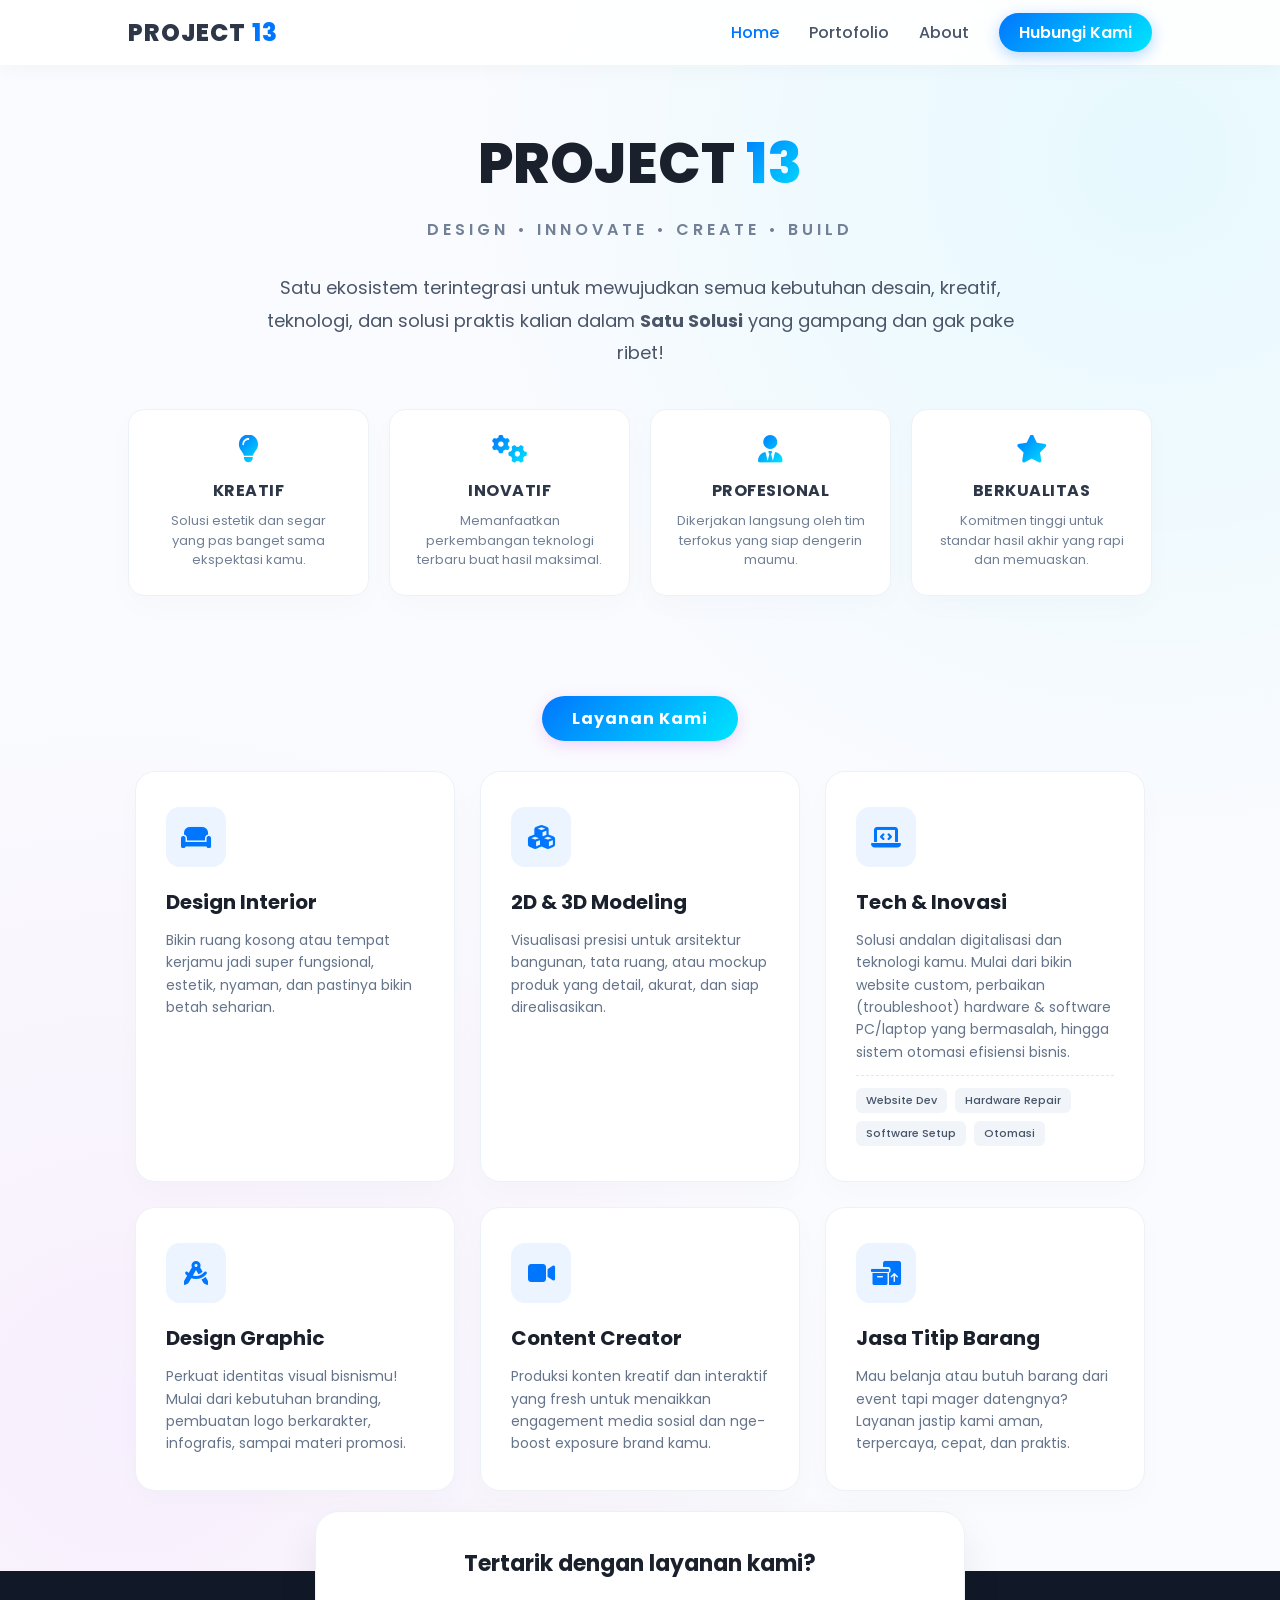
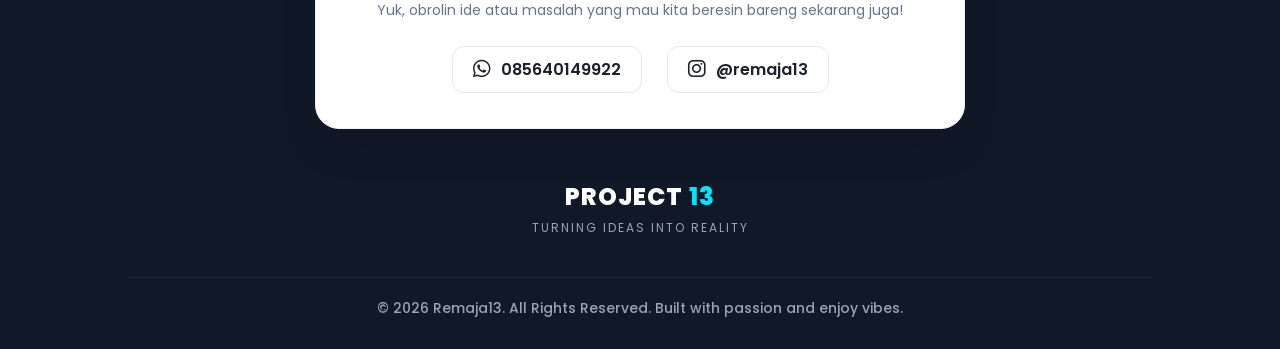
<file: index.html>
<!DOCTYPE html>
<html lang="id">
<head>
    <meta charset="UTF-8">
    <meta name="viewport" content="width=device-width, initial-scale=1.0">
    <title>Project 13 - Turning Ideas Into Reality</title>
    <link rel="icon" type="image/png" href="logo.png">
    <link rel="preconnect" href="https://fonts.googleapis.com">
    <link rel="preconnect" href="https://fonts.gstatic.com" crossorigin>
    <link href="https://fonts.googleapis.com/css2?family=Poppins:wght@300;400;500;600;700;800&display=swap" rel="stylesheet">
    <link rel="stylesheet" href="https://cdnjs.cloudflare.com/ajax/libs/font-awesome/6.4.0/css/all.min.css">
    <link rel="stylesheet" href="style.css">
</head>
<body>
    <header>
    <div class="logo">PROJECT <span>13</span></div>
        <div class="menu-toggle" id="mobile-menu">
            <i class="fa-solid fa-bars"></i>
        </div>
        <nav>
            <ul id="nav-menu">
                <li><a href="index.html" class="active">Home</a></li>
                <li><a href="portfolio.html">Portofolio</a></li>
                <li><a href="about.html">About</a></li>
                <li><a href="https://wa.me/6285640149922" class="btn-cta">Hubungi Kami</a></li>
            </ul>
        </nav>
    </header>
    <section id="home">
        <h1 class="hero-title">PROJECT <span class="gradient-text">13</span></h1>
        <p class="hero-tagline">DESIGN • INNOVATE • CREATE • BUILD</p>
        <p class="hero-desc">
            Satu ekosistem terintegrasi untuk mewujudkan semua kebutuhan desain, kreatif, teknologi, dan solusi praktis kalian dalam <strong>Satu Solusi</strong> yang gampang dan gak pake ribet!
        </p>

        <div class="pillars-container">
            <div class="pillar-card">
                <i class="fa-solid fa-lightbulb"></i>
                <h4>KREATIF</h4>
                <p>Solusi estetik dan segar yang pas banget sama ekspektasi kamu.</p>
            </div>
            <div class="pillar-card">
                <i class="fa-solid fa-gears"></i>
                <h4>INOVATIF</h4>
                <p>Memanfaatkan perkembangan teknologi terbaru buat hasil maksimal.</p>
            </div>
            <div class="pillar-card">
                <i class="fa-solid fa-user-tie"></i>
                <h4>PROFESIONAL</h4>
                <p>Dikerjakan langsung oleh tim terfokus yang siap dengerin maumu.</p>
            </div>
            <div class="pillar-card">
                <i class="fa-solid fa-star"></i>
                <h4>BERKUALITAS</h4>
                <p>Komitmen tinggi untuk standar hasil akhir yang rapi dan memuaskan.</p>
            </div>
        </div>

        <div class="services-header">Layanan Kami</div>

        <div class="services-grid">
            <div class="service-card">
                <div class="service-icon icon-blue">
                    <i class="fa-solid fa-couch"></i>
                </div>
                <h3>Design Interior</h3>
                <p>Bikin ruang kosong atau tempat kerjamu jadi super fungsional, estetik, nyaman, dan pastinya bikin betah seharian.</p>
            </div>

            <div class="service-card">
                <div class="service-icon icon-blue">
                    <i class="fa-solid fa-cubes"></i>
                </div>
                <h3>2D & 3D Modeling</h3>
                <p>Visualisasi presisi untuk arsitektur bangunan, tata ruang, atau mockup produk yang detail, akurat, dan siap direalisasikan.</p>
            </div>

            <div class="service-card">
                <div class="service-icon icon-blue">
                    <i class="fa-solid fa-laptop-code"></i>
                </div>
                <h3>Tech & Inovasi</h3>
                <p>Solusi andalan digitalisasi dan teknologi kamu. Mulai dari bikin website custom, perbaikan (troubleshoot) hardware & software PC/laptop yang bermasalah, hingga sistem otomasi efisiensi bisnis.</p>
                <div class="tech-list">
                    <span class="tech-tag">Website Dev</span>
                    <span class="tech-tag">Hardware Repair</span>
                    <span class="tech-tag">Software Setup</span>
                    <span class="tech-tag">Otomasi</span>
                </div>
            </div>

            <div class="service-card">
                <div class="service-icon icon-blue">
                    <i class="fa-solid fa-compass-drafting"></i>
                </div>
                <h3>Design Graphic</h3>
                <p>Perkuat identitas visual bisnismu! Mulai dari kebutuhan branding, pembuatan logo berkarakter, infografis, sampai materi promosi.</p>
            </div>

            <div class="service-card">
                <div class="service-icon icon-blue">
                    <i class="fa-solid fa-video"></i>
                </div>
                <h3>Content Creator</h3>
                <p>Produksi konten kreatif dan interaktif yang fresh untuk menaikkan engagement media sosial dan nge-boost exposure brand kamu.</p>
            </div>

            <div class="service-card">
                <div class="service-icon icon-blue">
                    <i class="fa-solid fa-boxes-packing"></i>
                </div>
                <h3>Jasa Titip Barang</h3>
                <p>Mau belanja atau butuh barang dari event tapi mager datengnya? Layanan jastip kami aman, terpercaya, cepat, dan praktis.</p>
            </div>
        </div>
    </section>
    <footer>
        <div class="contact-box">
            <h3>Tertarik dengan layanan kami?</h3>
            <p style="color: #64748B; margin-bottom: 25px; font-size: 14px;">Yuk, obrolin ide atau masalah yang mau kita beresin bareng sekarang juga!</p>
            <div class="contact-links">
                <a href="https://wa.me/6285640149922" target="_blank" class="contact-item wa">
                    <i class="fa-brands fa-whatsapp"></i> 085640149922
                </a>
                <a href="https://instagram.com/remaja13" target="_blank" class="contact-item ig">
                    <i class="fa-brands fa-instagram"></i> @remaja13
                </a>
            </div>
        </div>
        
        <div class="logo" style="color: white; margin-top: 20px;">PROJECT <span style="color: #00E5FF;">13</span></div>
        <p style="color: #9ca3af; font-size: 12px; margin-top: 5px; letter-spacing: 2px;">TURNING IDEAS INTO REALITY</p>
        
        <div class="footer-bottom">
            &copy; 2026 Remaja13. All Rights Reserved. Built with passion and enjoy vibes.
        </div>
    </footer>
    <script>
        const mobileMenu = document.getElementById('mobile-menu');
        const navMenu = document.getElementById('nav-menu');

        mobileMenu.addEventListener('click', () => {
            navMenu.classList.toggle('show-menu');
        });
    </script>
</body>
</html>
</file>
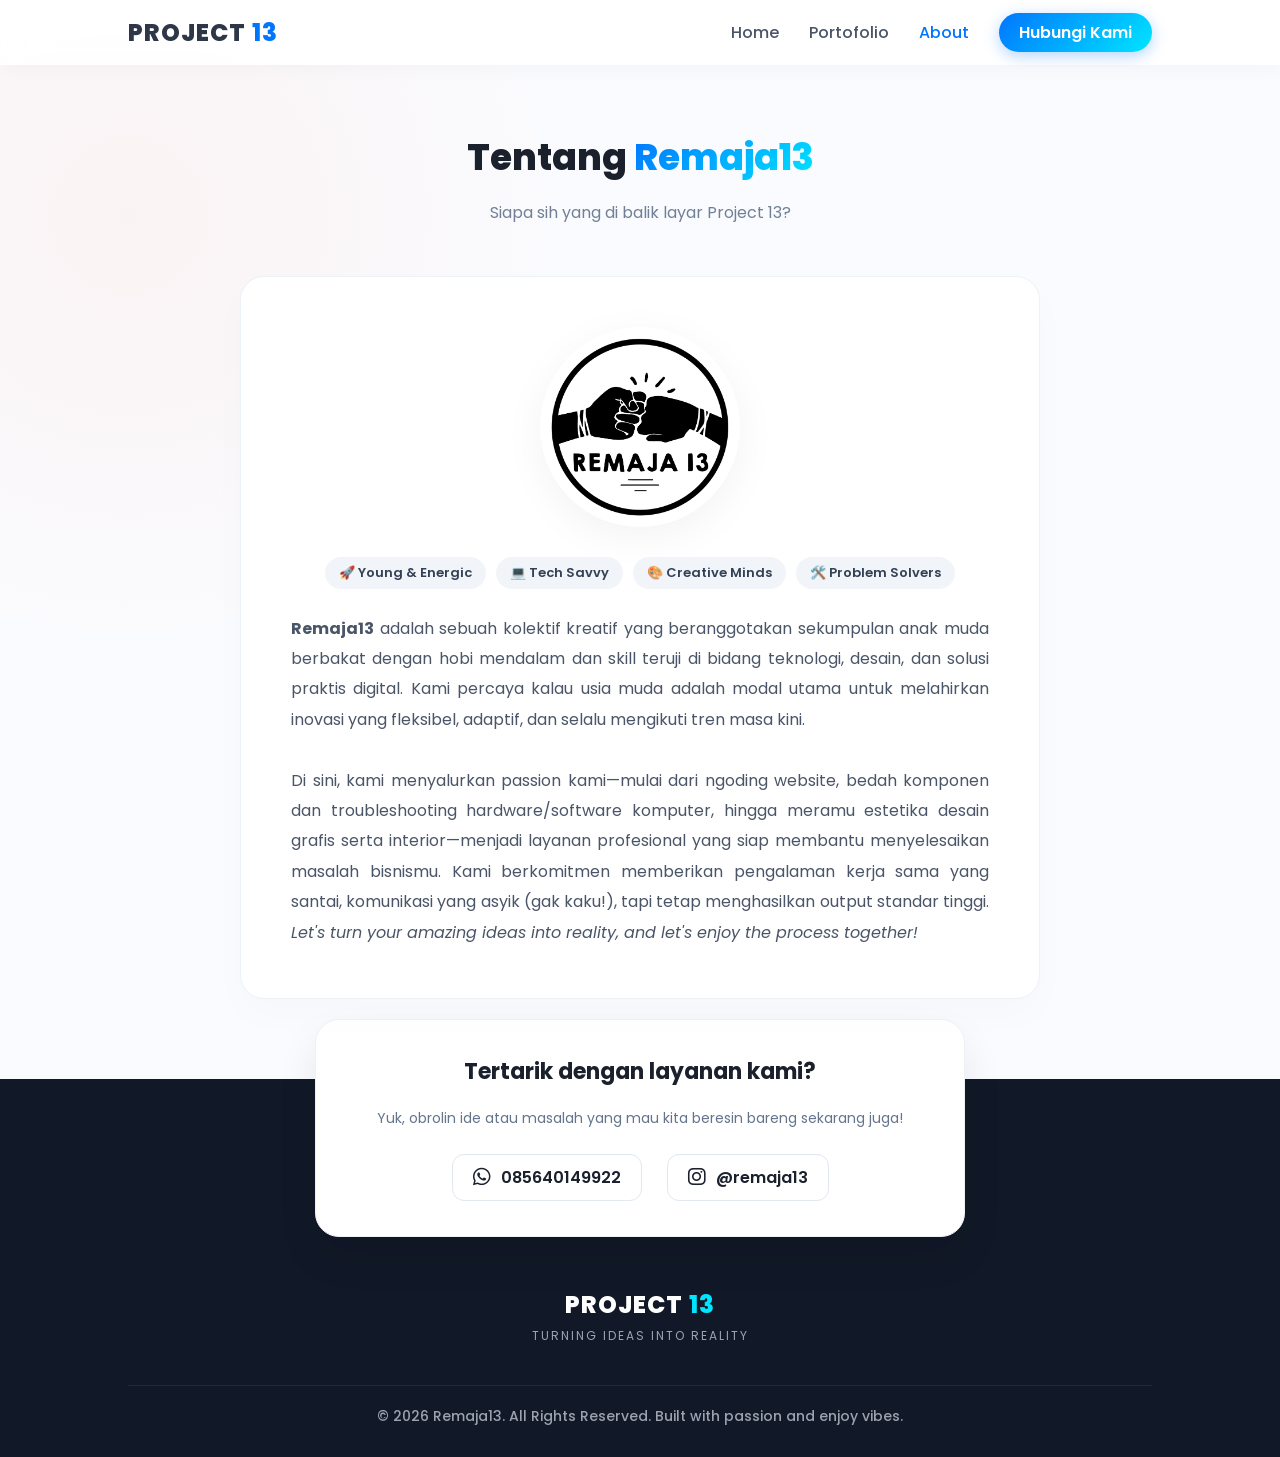
<file: about.html>
<!DOCTYPE html>
<html lang="id">
<head>
    <meta charset="UTF-8">
    <meta name="viewport" content="width=device-width, initial-scale=1.0">
    <title>Project 13 - About</title>
    <link rel="icon" type="image/png" href="logo.png">
    <link rel="preconnect" href="https://fonts.googleapis.com">
    <link rel="preconnect" href="https://fonts.gstatic.com" crossorigin>
    <link href="https://fonts.googleapis.com/css2?family=Poppins:wght@300;400;500;600;700;800&display=swap" rel="stylesheet">
    <link rel="stylesheet" href="https://cdnjs.cloudflare.com/ajax/libs/font-awesome/6.4.0/css/all.min.css">
    <link rel="stylesheet" href="style.css">
</head>
<body>
    <header>
    <div class="logo">PROJECT <span>13</span></div>
        <div class="menu-toggle" id="mobile-menu">
            <i class="fa-solid fa-bars"></i>
        </div>
        <nav>
            <ul id="nav-menu">
                <li><a href="index.html">Home</a></li>
                <li><a href="portfolio.html">Portofolio</a></li>
                <li><a href="about.html" class="active">About</a></li>
                <li><a href="https://wa.me/6285640149922" class="btn-cta">Hubungi Kami</a></li>
            </ul>
        </nav>
    </header>
    <section id="about">
        <h2 class="section-title">Tentang <span class="gradient-text">Remaja13</span></h2>
        <p class="section-subtitle">Siapa sih yang di balik layar Project 13?</p>
        
        <div class="about-content">
            <div class="about-logo-wrapper">
                <img src="logo.png" alt="Logo Remaja13">
            </div>
            <div class="about-badge-group">
                <span class="about-badge">🚀 Young & Energic</span>
                <span class="about-badge">💻 Tech Savvy</span>
                <span class="about-badge">🎨 Creative Minds</span>
                <span class="about-badge">🛠️ Problem Solvers</span>
            </div>
            <p class="about-text">
                <strong>Remaja13</strong> adalah sebuah kolektif kreatif yang beranggotakan sekumpulan anak muda berbakat dengan hobi mendalam dan skill teruji di bidang teknologi, desain, dan solusi praktis digital. Kami percaya kalau usia muda adalah modal utama untuk melahirkan inovasi yang fleksibel, adaptif, dan selalu mengikuti tren masa kini. 
                <br><br>
                Di sini, kami menyalurkan passion kami—mulai dari ngoding website, bedah komponen dan troubleshooting hardware/software komputer, hingga meramu estetika desain grafis serta interior—menjadi layanan profesional yang siap membantu menyelesaikan masalah bisnismu. Kami berkomitmen memberikan pengalaman kerja sama yang santai, komunikasi yang asyik (gak kaku!), tapi tetap menghasilkan output standar tinggi. <em>Let's turn your amazing ideas into reality, and let's enjoy the process together!</em>
            </p>
        </div>
    </section>
    <footer>
        <div class="contact-box">
            <h3>Tertarik dengan layanan kami?</h3>
            <p style="color: #64748B; margin-bottom: 25px; font-size: 14px;">Yuk, obrolin ide atau masalah yang mau kita beresin bareng sekarang juga!</p>
            <div class="contact-links">
                <a href="https://wa.me/6285640149922" target="_blank" class="contact-item wa">
                    <i class="fa-brands fa-whatsapp"></i> 085640149922
                </a>
                <a href="https://instagram.com/remaja13" target="_blank" class="contact-item ig">
                    <i class="fa-brands fa-instagram"></i> @remaja13
                </a>
            </div>
        </div>
        
        <div class="logo" style="color: white; margin-top: 20px;">PROJECT <span style="color: #00E5FF;">13</span></div>
        <p style="color: #9ca3af; font-size: 12px; margin-top: 5px; letter-spacing: 2px;">TURNING IDEAS INTO REALITY</p>
        
        <div class="footer-bottom">
            &copy; 2026 Remaja13. All Rights Reserved. Built with passion and enjoy vibes.
        </div>
    </footer>
    <script>
        const mobileMenu = document.getElementById('mobile-menu');
        const navMenu = document.getElementById('nav-menu');

        mobileMenu.addEventListener('click', () => {
            navMenu.classList.toggle('show-menu');
        });
    </script>
</body>
</html>
</file>
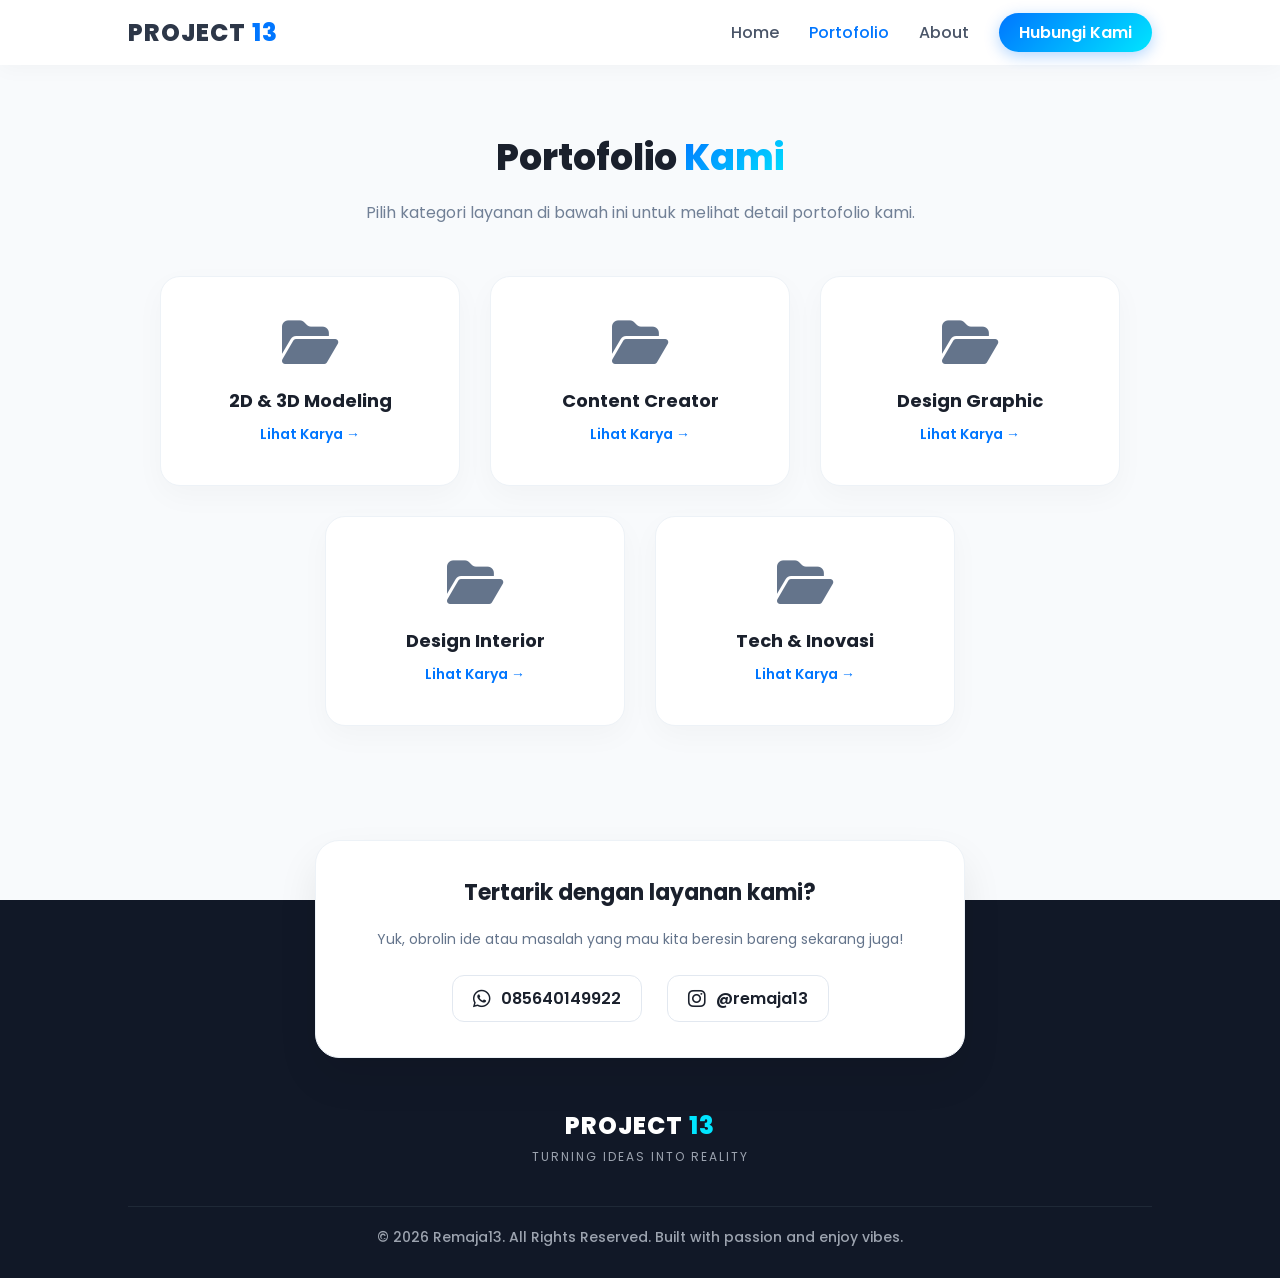
<file: portfolio.html>
<!DOCTYPE html>
<html lang="id">
<head>
    <meta charset="UTF-8">
    <title>Project 13 - Portofolio</title>
    <link rel="icon" type="image/png" href="logo.png">
    <link rel="stylesheet" href="style.css">
    <link href="https://fonts.googleapis.com/css2?family=Poppins:wght@400;600;800&display=swap" rel="stylesheet">
    <link rel="stylesheet" href="https://cdnjs.cloudflare.com/ajax/libs/font-awesome/6.4.0/css/all.min.css">
</head>
<body>
    <header>
        <div class="logo">PROJECT <span>13</span></div>
        <div class="menu-toggle" id="mobile-menu">
            <i class="fa-solid fa-bars"></i>
        </div>
        <nav>
            <ul id="nav-menu">
                <li><a href="index.html">Home</a></li>
                <li><a href="portfolio.html" class="active">Portofolio</a></li>
                <li><a href="about.html">About</a></li>
                <li><a href="https://wa.me/6285640149922" class="btn-cta">Hubungi Kami</a></li>
            </ul>
        </nav>
    </header>

    <section id="portfolio">
        <h2 class="section-title">Portofolio <span class="gradient-text">Kami</span></h2>
        <p class="section-subtitle">Pilih kategori layanan di bawah ini untuk melihat detail portofolio kami.</p>
        
        <div class="portfolio-grid">
            
            <div class="folder-card" onclick="openPopup('https://drive.google.com/embeddedfolderview?id=1Oc3YGv--m1d7NHpO4qzFs02OGzOtUw_-#grid')">
                <i class="fa-solid fa-folder-open"></i>
                <h4>2D & 3D Modeling</h4>
                <p>Lihat Karya &rarr;</p>
            </div>

            <div class="folder-card" onclick="openPopup('https://drive.google.com/embeddedfolderview?id=1bLclafdHVYrQ1a7HyJMPERmMCyM231s7#grid')">
                <i class="fa-solid fa-folder-open"></i>
                <h4>Content Creator</h4>
                <p>Lihat Karya &rarr;</p>
            </div>

            <div class="folder-card" onclick="openPopup('https://drive.google.com/embeddedfolderview?id=1H8iMx6yG-oEXMC0XTl1G_6xlfMIzbaSy#grid')">
                <i class="fa-solid fa-folder-open"></i>
                <h4>Design Graphic</h4>
                <p>Lihat Karya &rarr;</p>
            </div>

            <div class="folder-card" onclick="openPopup('https://drive.google.com/embeddedfolderview?id=1xbZxHTwco8NDVm7IeAYzmSJ09IggF7IQ#grid')">
                <i class="fa-solid fa-folder-open"></i>
                <h4>Design Interior</h4>
                <p>Lihat Karya &rarr;</p>
            </div>

            <div class="folder-card" onclick="openPopup('https://drive.google.com/embeddedfolderview?id=1uA-fV64YL1KeOZzPWXayB2GbIp3ozAEt#grid')">
                <i class="fa-solid fa-folder-open"></i>
                <h4>Tech & Inovasi</h4>
                <p>Lihat Karya &rarr;</p>
            </div>

        </div>
    </section>

    <div id="pdfPopup" class="modal">
        <div class="modal-content">
            <span class="close-btn" onclick="closePopup()">&times; Tutup</span>
            <iframe id="pdfFrame" src="" width="100%" height="500px"></iframe>
        </div>
    </div>

    <footer>
        <div class="contact-box">
            <h3>Tertarik dengan layanan kami?</h3>
            <p style="color: #64748B; margin-bottom: 25px; font-size: 14px;">Yuk, obrolin ide atau masalah yang mau kita beresin bareng sekarang juga!</p>
            <div class="contact-links">
                <a href="https://wa.me/6285640149922" target="_blank" class="contact-item wa">
                    <i class="fa-brands fa-whatsapp"></i> 085640149922
                </a>
                <a href="https://instagram.com/remaja13" target="_blank" class="contact-item ig">
                    <i class="fa-brands fa-instagram"></i> @remaja13
                </a>
            </div>
        </div>
        
        <div class="logo" style="color: white; margin-top: 20px;">PROJECT <span style="color: #00E5FF;">13</span></div>
        <p style="color: #9ca3af; font-size: 12px; margin-top: 5px; letter-spacing: 2px;">TURNING IDEAS INTO REALITY</p>
        
        <div class="footer-bottom">
            &copy; 2026 Remaja13. All Rights Reserved. Built with passion and enjoy vibes.
        </div>
    </footer>

    <script>
        // Hamburger Menu
        const mobileMenu = document.getElementById('mobile-menu');
        const navMenu = document.getElementById('nav-menu');
        mobileMenu.addEventListener('click', () => {
            navMenu.classList.toggle('show-menu');
        });

        // Fungsi Popup PDF
        const modal = document.getElementById("pdfPopup");
        const iframe = document.getElementById("pdfFrame");

        function openPopup(pdfLink) {
            iframe.src = pdfLink; // Masukin link PDF ke iframe
            modal.style.display = "flex"; // Munculin modal
        }

        function closePopup() {
            modal.style.display = "none"; // Sembunyiin modal
            iframe.src = ""; // Bersihin link biar gak berat
        }

        // Kalau user klik di luar kotak putih, popup ketutup
        window.onclick = function(event) {
            if (event.target == modal) {
                closePopup();
            }
        }
    </script>
</body>
</html>
</file>
<file: style.css>
/* --- RESET & BASIC STYLES --- */
* {
    margin: 0;
    padding: 0;
    box-sizing: border-box;
    font-family: 'Poppins', sans-serif;
    scroll-behavior: smooth;
}

body {
    background-color: #fafbfe;
    color: #2d3748;
    overflow-x: hidden;
}

a {
    text-decoration: none;
    color: inherit;
}

/* --- VARIABLES & UTILITIES --- */
:root {
    --primary-grad: linear-gradient(135deg, #0076FF, #00E5FF);
    --orange-grad: linear-gradient(135deg, #FF5E3A, #FFAE00);
    --purple-grad: linear-gradient(135deg, #D134F3, #FF4B8B);
    --rainbow-grad: linear-gradient(90deg, #0076FF, #00E5FF, #FFAE00, #FF5E3A, #D134F3);
    --dark-blue: #1A202C;
    --light-bg: #f8fafc;
}

.gradient-text {
    background: var(--primary-grad);
    -webkit-background-clip: text;
    -webkit-text-fill-color: transparent;
}

.gradient-text-alt {
    background: var(--orange-grad);
    -webkit-background-clip: text;
    -webkit-text-fill-color: transparent;
}

/* --- NAVBAR --- */
header {
    position: fixed;
    top: 0;
    left: 0;
    width: 100%;
    background: rgba(255, 255, 255, 0.9);
    backdrop-filter: blur(10px);
    box-shadow: 0 4px 20px rgba(0, 0, 0, 0.03);
    z-index: 1000;
    padding: 15px 10%;
    display: flex;
    justify-content: space-between;
    align-items: center;
}

.logo {
    font-size: 24px;
    font-weight: 800;
    letter-spacing: 1px;
}

.logo span {
    color: #0076FF;
}

nav ul {
    display: flex;
    list-style: none;
    gap: 30px;
    align-items: center;
}

nav ul li a {
    font-weight: 500;
    color: #4A5568;
    transition: 0.3s;
}

nav ul li a:hover, nav ul li a.active {
    color: #0076FF;
}

.btn-cta {
    background: var(--primary-grad);
    color: white !important;
    padding: 8px 20px;
    border-radius: 50px;
    font-weight: 600;
    box-shadow: 0 4px 15px rgba(0, 118, 255, 0.3);
    transition: 0.3s;
}

.btn-cta:hover {
    transform: translateY(-2px);
    box-shadow: 0 6px 20px rgba(0, 118, 255, 0.4);
}

/* --- SECTIONS STANDARD --- */
section {
    padding: 100px 10% 80px 10%;
    min-height: 100vh;
    display: flex;
    flex-direction: column;
    justify-content: center;
}

.section-title {
    text-align: center;
    font-size: 36px;
    font-weight: 800;
    margin-bottom: 15px;
    color: var(--dark-blue);
}

.section-subtitle {
    text-align: center;
    color: #718096;
    max-width: 600px;
    margin: 0 auto 50px auto;
    font-size: 16px;
    line-height: 1.6;
}

/* --- HOME SECTION (HERO) --- */
#home {
    background: radial-gradient(circle at 90% 10%, rgba(0, 229, 255, 0.08), transparent 40%),
                radial-gradient(circle at 10% 90%, rgba(209, 52, 243, 0.06), transparent 40%);
    padding-top: 130px; 
    justify-content: flex-start; 
    text-align: center;
}


.hero-title {
    font-size: 56px;
    font-weight: 800;
    line-height: 1.2;
    color: var(--dark-blue);
    margin-bottom: 20px;
}

.hero-tagline {
    font-size: 16px;
    font-weight: 600;
    letter-spacing: 4px;
    color: #718096;
    margin-bottom: 30px;
}

.hero-desc {
    font-size: 18px;
    max-width: 750px;
    margin: 0 auto 40px auto;
    line-height: 1.8;
    color: #4A5568;
}

/* --- PILLARS GRID --- */
.pillars-container {
    display: grid;
    grid-template-columns: repeat(auto-fit, minmax(220px, 1fr));
    gap: 20px;
    margin-bottom: 60px;
}

.pillar-card {
    background: white;
    padding: 25px;
    border-radius: 16px;
    box-shadow: 0 10px 30px rgba(0, 0, 0, 0.02);
    border: 1px solid #edf2f7;
    transition: 0.3s;
}

.pillar-card:hover {
    transform: translateY(-5px);
    border-color: #00E5FF;
}

.pillar-card i {
    font-size: 28px;
    margin-bottom: 15px;
    background: var(--primary-grad);
    -webkit-background-clip: text;
    -webkit-text-fill-color: transparent;
}

.pillar-card h4 {
    font-size: 16px;
    font-weight: 700;
    margin-bottom: 8px;
    letter-spacing: 0.5px;
}

.pillar-card p {
    font-size: 13px;
    color: #718096;
    line-height: 1.5;
}

/* --- SERVICES (LAYANAN KAMI) --- */
.services-header {
    background: var(--primary-grad);
    color: white;
    padding: 10px 30px;
    border-radius: 50px;
    display: inline-block;
    font-weight: 700;
    font-size: 16px;
    margin: 40px auto 30px auto;
    letter-spacing: 1px;
    box-shadow: 0 4px 15px rgba(209, 52, 243, 0.2);
}

.services-grid {
    display: flex;
    flex-wrap: wrap;
    justify-content: center; /* Ini kunci biar rata tengah */
    gap: 25px;
    width: 100%;
}

.service-card {
    flex: 0 1 320px;
    background: white;
    border-radius: 20px;
    padding: 35px 30px;
    box-shadow: 0 10px 30px rgba(0, 0, 0, 0.02);
    border: 1px solid #edf2f7;
    text-align: left;
    transition: 0.3s;
    position: relative;
    overflow: hidden;
}

.service-card::before {
    content: '';
    position: absolute;
    top: 0;
    left: 0;
    width: 4px;
    height: 100%;
    background: var(--primary-grad);
    opacity: 0;
    transition: 0.3s;
}

.service-card:hover {
    transform: translateY(-5px);
    box-shadow: 0 15px 35px rgba(0, 118, 255, 0.06);
}

.service-card:hover::before {
    opacity: 1;
}

.service-icon {
    width: 60px;
    height: 60px;
    border-radius: 14px;
    display: flex;
    align-items: center;
    justify-content: center;
    font-size: 24px;
    margin-bottom: 20px;
}

.icon-blue { background: rgba(0, 118, 255, 0.08); color: #0076FF; }
.icon-orange { background: rgba(255, 94, 58, 0.08); color: #FF5E3A; }
.icon-purple { background: rgba(209, 52, 243, 0.08); color: #D134F3; }

.service-card h3 {
    font-size: 20px;
    font-weight: 700;
    margin-bottom: 12px;
    color: var(--dark-blue);
}

.service-card p {
    font-size: 14px;
    color: #64748B;
    line-height: 1.6;
}

.tech-list {
    margin-top: 12px;
    padding-top: 12px;
    border-top: 1px dashed #e2e8f0;
    display: flex;
    flex-wrap: wrap;
    gap: 8px;
}

.tech-tag {
    background: #f1f5f9;
    color: #475569;
    font-size: 11px;
    padding: 4px 10px;
    border-radius: 6px;
    font-weight: 500;
}

/* --- PORTFOLIO SECTION --- */
#portfolio {
    background: #f8fafc;
    padding-top: 130px;
    justify-content: flex-start;
}

.drive-container {
    background: white;
    border-radius: 24px;
    padding: 40px;
    box-shadow: 0 15px 40px rgba(0, 0, 0, 0.03);
    border: 1px solid #edf2f7;
    text-align: center;
    max-width: 900px;
    margin: 0 auto;
    width: 100%;
}

.drive-icon {
    font-size: 60px;
    color: #34A853; /* Google Green Vibe */
    margin-bottom: 20px;
}

.btn-drive {
    display: inline-flex;
    align-items: center;
    gap: 10px;
    background: linear-gradient(135deg, #34A853, #2E7D32);
    color: white;
    padding: 14px 30px;
    border-radius: 50px;
    font-weight: 600;
    font-size: 16px;
    box-shadow: 0 6px 20px rgba(52, 168, 83, 0.25);
    transition: 0.3s;
    margin-bottom: 30px;
}

.btn-drive:hover {
    transform: translateY(-2px);
    box-shadow: 0 8px 25px rgba(52, 168, 83, 0.35);
}

/* Iframe wrapper biar responsive */
.iframe-wrapper {
    position: relative;
    width: 100%;
    height: 450px;
    border-radius: 16px;
    overflow: hidden;
    border: 1px solid #e2e8f0;
}

.iframe-wrapper iframe {
    width: 100%;
    height: 100%;
    border: none;
}

/* --- ABOUT SECTION --- */
#about {
    background: radial-gradient(circle at 10% 20%, rgba(255, 94, 58, 0.05), transparent 30%);
    padding-top: 130px; 
    justify-content: flex-start; 
}

.about-content {
    background: white;
    border-radius: 24px;
    padding: 50px;
    box-shadow: 0 15px 40px rgba(0, 0, 0, 0.02);
    border: 1px solid #edf2f7;
    max-width: 800px;
    margin: 0 auto;
    text-align: center;
}

/* Logo Remaja 13 */
.about-logo-wrapper {
    width: 200px; height: 200px; margin: 0 auto 30px auto;
    border-radius: 50%; padding: 10px;
    background: white; box-shadow: 0 10px 40px rgba(0,0,0,0.05);
    display: flex; align-items: center; justify-content: center;
}
.about-logo-wrapper img { width: 100%; height: auto; border-radius: 50%; }

.about-badge-group {
    display: flex;
    justify-content: center;
    flex-wrap: wrap;
    gap: 10px;
    margin-bottom: 25px;
}

.about-badge {
    background: #f1f5f9;
    color: #334155;
    padding: 6px 14px;
    border-radius: 50px;
    font-size: 13px;
    font-weight: 600;
}

.about-text {
    font-size: 16px;
    line-height: 1.9;
    color: #4A5568;
    text-align: justify;
}

/* --- FOOTER / CONTACT --- */
footer {
    background: #111827;
    color: white;
    padding: 60px 10% 30px 10%;
    text-align: center;
}

.contact-box {
    background: white;
    color: var(--dark-blue);
    max-width: 650px;
    margin: -120px auto 50px auto;
    padding: 35px;
    border-radius: 24px;
    box-shadow: 0 20px 40px rgba(0, 0, 0, 0.08);
    border: 1px solid #edf2f7;
}

.contact-box h3 {
    font-size: 22px;
    font-weight: 700;
    margin-bottom: 20px;
}

.contact-links {
    display: flex;
    justify-content: center;
    gap: 25px;
    flex-wrap: wrap;
}

.contact-item {
    display: flex;
    align-items: center;
    gap: 10px;
    font-size: 16px;
    font-weight: 600;
    padding: 10px 20px;
    border-radius: 12px;
    border: 1px solid #e2e8f0;
    transition: 0.3s;
}

.contact-item.wa:hover {
    background: #25D366;
    color: white;
    border-color: #25D366;
}

.contact-item.ig:hover {
    background: linear-gradient(45deg, #f09433, #e6683c, #dc2743, #cc2366, #bc1888);
    color: white;
    border-color: transparent;
}

.contact-item i {
    font-size: 20px;
}

.footer-bottom {
    margin-top: 40px;
    padding-top: 20px;
    border-top: 1px solid #1f2937;
    color: #9ca3af;
    font-size: 14px;
    font-weight: 500;
}

.menu-toggle {
    display: none; 
    font-size: 26px;
    color: var(--dark-blue);
    cursor: pointer;
    margin-left: auto;
    margin-right: 20px;
}

/* --- PORTFOLIO FOLDERS GRID --- */
.portfolio-grid {
    display: flex; 
    flex-wrap: wrap; 
    justify-content: center; 
    gap: 30px;
    max-width: 1000px;
    margin: 0 auto;
    width: 100%;
}

.folder-card {
    flex: 0 1 300px;
    background: white;
    padding: 40px 20px;
    border-radius: 20px;
    box-shadow: 0 10px 30px rgba(0,0,0,0.03);
    border: 1px solid #edf2f7;
    text-align: center;
    cursor: pointer;
    transition: 0.3s;
}

.folder-card:hover {
    transform: translateY(-8px);
    box-shadow: 0 15px 40px rgba(0, 118, 255, 0.1);
    border-color: #0076FF;
}

.folder-card i {
    font-size: 50px;
    color: #64748B; /* Warna folder abu-abu default */
    margin-bottom: 20px;
    transition: 0.3s;
}

.folder-card:hover i {
    color: #0076FF; /* Berubah biru pas di-hover */
}

.folder-card h4 {
    font-size: 18px;
    font-weight: 700;
    color: var(--dark-blue);
    margin-bottom: 10px;
}

.folder-card p {
    font-size: 14px;
    color: #0076FF;
    font-weight: 600;
}

/* --- MODAL / POPUP PDF --- */
.modal {
    display: none; /* Sembunyiin defaultnya */
    position: fixed;
    z-index: 9999;
    left: 0;
    top: 0;
    width: 100%;
    height: 100%;
    background-color: rgba(0, 0, 0, 0.7); /* Background gelap transparan */
    align-items: center;
    justify-content: center;
}

.modal-content {
    background-color: #fff;
    padding: 20px;
    border-radius: 15px;
    width: 90%;
    max-width: 800px;
    position: relative;
    box-shadow: 0 5px 30px rgba(0,0,0,0.3);
}

.close-btn {
    position: absolute;
    top: -40px;
    right: 0;
    color: white;
    font-size: 16px;
    font-weight: bold;
    cursor: pointer;
    background: #FF5E3A;
    padding: 5px 15px;
    border-radius: 50px;
    transition: 0.3s;
}

.close-btn:hover {
    background: #e04423;
}

.modal-content iframe {
    border: none;
    border-radius: 10px;
    height: 70vh; /* Biar tinggi PDF-nya pas di layar */
}

@media (max-width: 768px) {
    header { padding: 15px 5%; }
    
    /* Munculin tombol garis tiga di HP */
    .menu-toggle { display: block; } 
    
    /* Sulap menu jadi kotak dropdown ke bawah */
    nav ul { 
        position: absolute;
        top: 70px;
        left: -100%; /* Sembunyiin di kiri layar */
        flex-direction: column;
        background: white;
        width: 100%;
        text-align: center;
        padding: 30px 0;
        box-shadow: 0 10px 20px rgba(0,0,0,0.05);
        transition: 0.4s ease-in-out;
        gap: 20px;
    }

    /* Class ini dipake buat nampilin menu pas diklik */
    nav ul.show-menu {
        left: 0; 
    }

    section { padding: 100px 5% 60px 5%; }
    .hero-title { font-size: 38px; }
    .contact-box { margin-top: -100px; padding: 25px; }
    .drive-container { padding: 20px; }
    .iframe-wrapper { height: 350px; }
}
</file>
